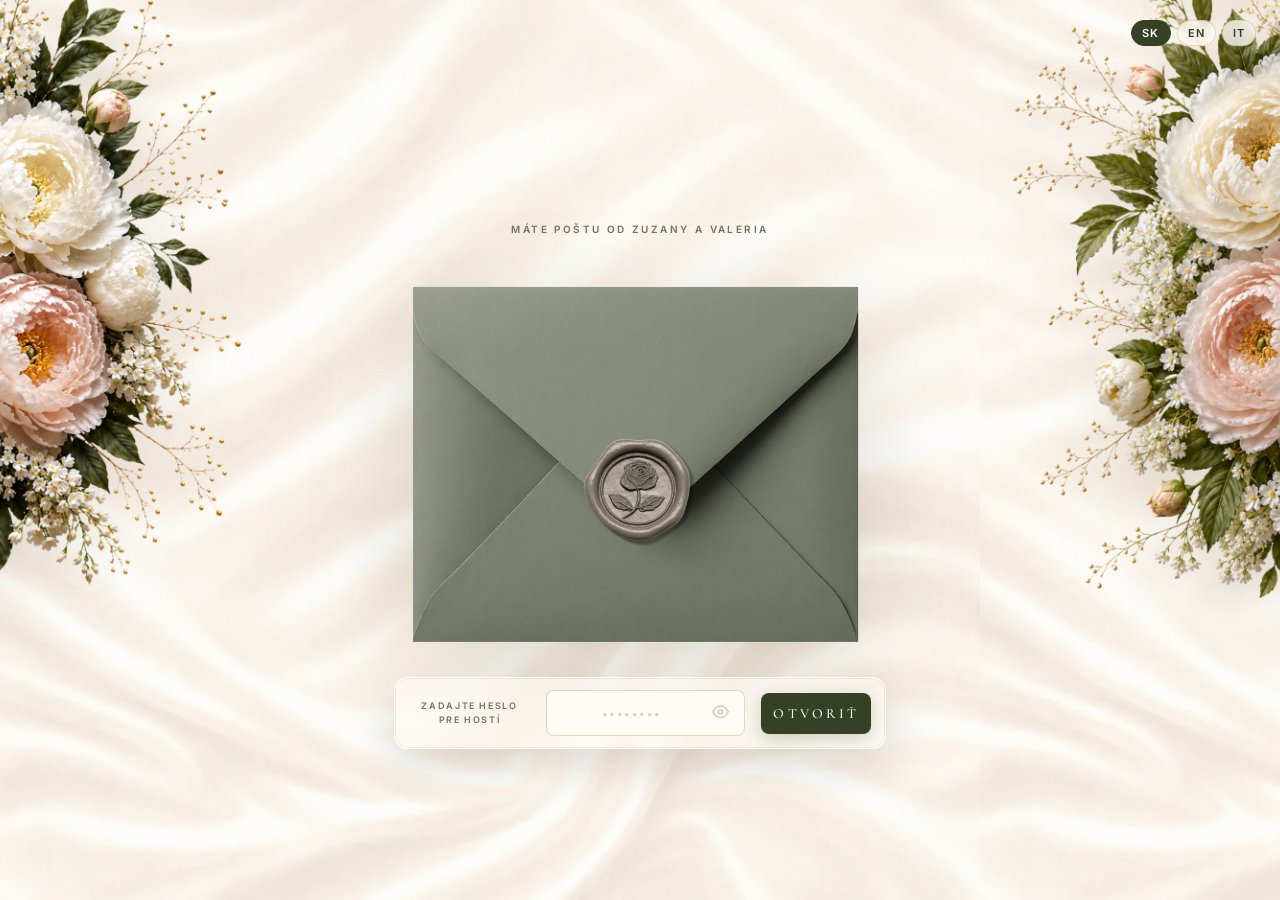
<file: index.html>
<!DOCTYPE html>
<html lang="sk">
<head>
  <meta charset="UTF-8" />
  <meta name="viewport" content="width=device-width, initial-scale=1.0" />
  <title>Z &amp; V · Wedding</title>
  <link rel="preload" as="image" href="assets/envelope-close.png">
  <link rel="preload" as="image" href="assets/envelope-open.png">
  <link rel="preload" as="image" href="assets/silk-bg.webp">

  <link rel="preconnect" href="https://fonts.googleapis.com">
  <link rel="preconnect" href="https://fonts.gstatic.com" crossorigin>
  <link href="https://fonts.googleapis.com/css2?family=Cormorant+Garamond:ital,wght@0,300;0,400;0,500;0,600;1,300;1,400&family=Great+Vibes&family=Inter:wght@300;400;500;600&display=swap" rel="stylesheet">
  <style>
    :root {
      --olive-dark: #344124;
      --olive:      #4d5f35;
      --gold:       #b88a38;
      --gold-light: #d4a84b;
      --muted:      #766f62;
      --ink:        #202018;
      --bg:         #fbf6ed;
      --cream:      rgba(255,252,246,0.92);
    }
    *, *::before, *::after { box-sizing: border-box; margin: 0; padding: 0; }
    html, body {
      height: 100%;
      font-family: "Cormorant Garamond", serif;
      background: var(--bg);
      color: var(--ink);
      overflow: hidden;
    }

    .gate-bg {
      position: fixed; inset: 0; z-index: 0;
      background-image:
        linear-gradient(180deg, rgba(255,252,246,.20), rgba(251,246,237,.16)),
        url("assets/silk-bg.webp");
      background-repeat: repeat;
      background-size: auto, 980px 980px;
    }

    .flower {
      position: fixed; top: -70px; width: min(42vw, 620px);
      height: auto; pointer-events: none; z-index: 1;
      filter: drop-shadow(0 18px 26px rgba(72,55,34,.10));
    }
    .flower-left  { left: max(-130px, -6vw); }
    .flower-right { right: max(-130px, -6vw); }

    .flower-mobile {
      display: none;
      position: fixed;
      inset: 0;
      width: 100%;
      height: 100%;
      object-fit: cover;
      object-position: center top;
      pointer-events: none;
      z-index: 1;
      filter: drop-shadow(0 14px 24px rgba(72,55,34,.10));
    }

    /* ── LANG ── */
    .lang-switch {
      position: fixed; top: 20px; right: 24px; z-index: 20;
      display: flex; gap: 6px;
    }
    .lang-switch button {
      border: 1px solid rgba(184,138,56,.28);
      background: rgba(255,252,246,.78); backdrop-filter: blur(6px);
      padding: 5px 10px; font-family: "Inter", sans-serif;
      font-size: 11px; font-weight: 600; letter-spacing: .10em;
      color: var(--olive-dark); cursor: pointer; border-radius: 999px;
      transition: background .2s, color .2s;
    }
    .lang-switch button.active { background: var(--olive-dark); color: #fff; border-color: var(--olive-dark); }

    /* ── MAIN WRAP ── */
    .gate-wrap {
      position: relative; z-index: 2;
      min-height: 100vh;
      display: flex;
      flex-direction: column;
      align-items: center;
      justify-content: center;
      padding: 20px;
    }

    /* ── KICKER ── */
    .gate-kicker {
      font-family: "Inter", sans-serif; font-size: 10px; font-weight: 600;
      letter-spacing: .24em; text-transform: uppercase; color: var(--muted);
      margin-bottom: 10px;
      transition: opacity .6s, transform .6s;
    }

    /* ── ENVELOPE SCENE ── */
    .env-scene {
      position: relative;
      width: min(86vw, 600px);
      /* natural height from envelope aspect ratio ~0.72 */
      animation: floatEnvelope 5s ease-in-out infinite;
      transition: transform .6s ease;
    }
    @keyframes floatEnvelope {
      0%, 100% { transform: translateY(0px); }
      50%       { transform: translateY(-10px); }
    }

    .env-imgs {
      position: relative;
      width: 100%;
      padding-bottom: 72%; /* aspect ratio */
    }
    .env-img {
      position: absolute; inset: 0;
      width: 100%; height: 100%;
      object-fit: contain;
      filter: drop-shadow(0 28px 50px rgba(80,60,30,.18));
      transition: opacity 1s ease, transform 1.2s cubic-bezier(.2,.72,.2,1);
      pointer-events: none;
      user-select: none;
    }
    .env-closed { opacity: 1; z-index: 3; }
    .env-open   { opacity: 0; z-index: 2; }
    .env-open {
      transform: scale(1.35);
    }

    /* ── PASSWORD PANEL ── */
    /* Variant 3: transparent card placed under the envelope */
    .env-password {
      position: absolute;
      top: 100%;
      left: 50%;
      transform: translateX(-50%);
      width: min(82%, 520px);
      z-index: 10;

      display: grid;
      grid-template-columns: 1fr 1.65fr .82fr;
      align-items: center;
      gap: 16px;

      background: rgba(255,252,246,0.58);
      border: 1px solid rgba(255,255,255,.76);
      border-radius: 14px;
      box-shadow:
        0 18px 42px rgba(55,44,27,.14),
        0 0 0 1px rgba(184,138,56,.14) inset;
      backdrop-filter: blur(12px);
      -webkit-backdrop-filter: blur(12px);
      padding: 12px 14px;
      text-align: center;

      transition: opacity .5s ease, transform .5s ease;
    }

    .env-password-label {
      font-family: "Inter", sans-serif;
      font-size: 9px; font-weight: 600;
      letter-spacing: .18em; text-transform: uppercase;
      color: var(--muted); display: block;
      line-height: 1.55;
      margin: 0;
    }

    .input-row {
      position: relative;
      display: flex;
      align-items: center;
      min-width: 0;
    }

    .gate-input {
      width: 100%;
      flex: 1;
      padding: 11px 42px 11px 14px;
      font-family: "Cormorant Garamond", serif;
      font-size: 18px; font-weight: 400;
      letter-spacing: .18em; color: var(--olive-dark);
      background: rgba(255,252,246,.96);
      border: 1px solid rgba(184,138,56,.32);
      border-radius: 8px; outline: none; text-align: center;
      transition: border-color .2s, box-shadow .2s;
    }
    .gate-input:focus {
      border-color: rgba(184,138,56,.65);
      box-shadow: 0 0 0 3px rgba(184,138,56,.09);
    }
    .gate-input::placeholder { color: rgba(118,111,98,.30); letter-spacing: .08em; }

    .eye-btn {
      position: absolute;
      right: 10px;
      top: 50%;
      transform: translateY(-50%);
      background: transparent;
      border: none;
      cursor: pointer;
      color: var(--muted);
      opacity: .45;
      padding: 6px;
      flex-shrink: 0;
      transition: opacity .2s;
      line-height: 1;
      z-index: 2;
    }
    .eye-btn:hover { opacity: .85; }

    .gate-submit {
      width: 100%; margin-top: 0;
      padding: 12px;
      font-family: "Cormorant Garamond", serif;
      font-size: 14px; font-weight: 500; letter-spacing: .22em;
      text-transform: uppercase; color: #fff;
      background: var(--olive-dark); border: none; border-radius: 8px;
      cursor: pointer;
      box-shadow: 0 5px 18px rgba(52,65,36,.24);
      transition: background .2s, transform .15s;
    }
    .gate-submit:hover { background: var(--olive); transform: translateY(-1px); }
    .gate-submit:active { transform: translateY(0); }

    .gate-error {
      position: absolute;
      left: 50%;
      top: calc(100% + 8px);
      transform: translateX(-50%);
      width: 100%;
      font-family: "Inter", sans-serif; font-size: 10px;
      letter-spacing: .06em; color: #a8473a;
      min-height: 14px; margin-top: 0;
      opacity: 0; transition: opacity .25s;
    }
    .gate-error.visible { opacity: 1; }

    /* ── TITLE below envelope (Great Vibes) ── */
    .gate-title {
      font-family: "Great Vibes", cursive;
      font-size: clamp(2.6rem, 5.5vw, 4.2rem);
      font-weight: 400; color: var(--ink);
      line-height: .9;
      text-shadow: 0 2px 14px rgba(255,255,255,.30);
      margin-top: 22px;
      transition: opacity .6s, transform .6s;
    }

    /* ── OPENING STATES ── */
    body.opening .env-scene   { animation: none; }
    body.opening .env-closed  { opacity: 0; transform: scale(1.03); }
    body.opening .env-open    { opacity: 1; transform: scale(1.03); }
    body.opening .env-password { opacity: 0; transform: translateX(-50%) translateY(10px); }
    body.opening .gate-kicker,
    body.opening .gate-title  { opacity: 0; transform: translateY(-10px); }

    /* Soft glow */
    .soft-glow {
      position: fixed; inset: 0; z-index: 10; pointer-events: none; opacity: 0;
      background: radial-gradient(circle at 50% 46%,
        rgba(255,244,232,.72) 0%, rgba(255,244,232,.38) 30%,
        rgba(255,244,232,.08) 55%, rgba(255,244,232,0) 72%);
      filter: blur(22px); transition: opacity 1.2s ease;
    }
    body.opening .soft-glow { opacity: 1; }
    body.opened  .soft-glow { opacity: 0; }

    /* Sparkles */
    .sparkles { position: fixed; inset: 0; z-index: 11; pointer-events: none; }
    .spark {
      position: absolute; width: 6px; height: 6px; border-radius: 50%;
      background: rgba(255,248,240,.95);
      box-shadow: 0 0 10px rgba(255,255,255,.9), 0 0 18px rgba(255,244,232,.7);
      opacity: 0; transform: scale(.6);
    }
    body.opening .spark { animation: sparkleFloat 1.8s ease forwards; }
    .s1{top:22%;left:32%;animation-delay:.05s} .s2{top:28%;left:64%;animation-delay:.18s}
    .s3{top:40%;left:24%;animation-delay:.30s} .s4{top:44%;left:74%;animation-delay:.42s}
    .s5{top:56%;left:42%;animation-delay:.56s} .s6{top:62%;left:60%;animation-delay:.70s}
    @keyframes sparkleFloat {
      0%   { opacity:0;   transform:translateY(10px) scale(.4); }
      20%  { opacity:.95; transform:translateY(0) scale(1); }
      60%  { opacity:.75; transform:translateY(-14px) scale(.9); }
      100% { opacity:0;   transform:translateY(-28px) scale(.4); }
    }

    @keyframes shake {
      0%,100% { transform:translateX(0); }
      20%     { transform:translateX(-7px); }
      40%     { transform:translateX(7px); }
      60%     { transform:translateX(-5px); }
      80%     { transform:translateX(5px); }
    }
    .gate-input.shake { animation:shake .38s ease; border-color:rgba(168,71,58,.55)!important; }

    /* ── MOBILE ── */
    @media (max-width: 600px) {
      html, body { overflow: hidden; }

      .gate-bg {
        background-image:
          linear-gradient(180deg, rgba(255,252,246,.22), rgba(251,246,237,.18)),
          url("assets/silk-bg-mobile.webp"),
          url("assets/silk-bg.webp");
        background-repeat: no-repeat, no-repeat, repeat;
        background-size: cover, cover, 720px 720px;
        background-position: center top, center top, center;
      }

      .flower { display: none; }
      .flower-mobile {
        display: block;
        object-fit: cover;
        object-position: center top;
      }

      .lang-switch { top: 14px; right: 14px; }
      .gate-wrap { justify-content: center; padding: 18px 14px 64px; }
      .env-scene { width: min(94vw, 400px); }

      .env-password {
        top: 108%;
        width: min(92vw, 340px);
        grid-template-columns: 1fr;
        gap: 8px;
        padding: 14px 14px 13px;
        background: rgba(255,252,246,0.70);
        border-radius: 14px;
      }
      .env-password-label { font-size: 8px; letter-spacing: .20em; }
      .gate-input { font-size: 16px; padding: 10px 10px; letter-spacing: .12em; }
      .gate-submit { padding: 11px; font-size: 13px; }
      .gate-title { font-size: 2.4rem; margin-top: 16px; }
      .gate-kicker { font-size: 9px; margin-bottom: 8px; }
    }

    @media (max-width: 380px) {
      .env-scene { width: 96vw; }
      .env-password { width: 90vw; padding: 12px 12px 11px; }
      .flower-mobile { object-position: center top; }
    }
  </style>
</head>
<body>
  <div class="gate-bg"></div>
  <img class="flower-mobile" src="assets/mobile-hero-flowers.png" alt="" aria-hidden="true" loading="eager" fetchpriority="high" decoding="async">
  <img class="flower flower-left"  src="assets/floral-top-left.png"  alt="" aria-hidden="true" loading="eager" fetchpriority="high" decoding="async">
  <img class="flower flower-right" src="assets/floral-top-right.png" alt="" aria-hidden="true" loading="eager" fetchpriority="high" decoding="async">

  <div class="soft-glow"></div>
  <div class="sparkles" aria-hidden="true">
    <div class="spark s1"></div><div class="spark s2"></div>
    <div class="spark s3"></div><div class="spark s4"></div>
    <div class="spark s5"></div><div class="spark s6"></div>
  </div>

  <div class="lang-switch">
    <button type="button" data-lang="sk" class="active">SK</button>
    <button type="button" data-lang="en">EN</button>
    <button type="button" data-lang="it">IT</button>
  </div>

  <div class="gate-wrap">

    <p class="gate-kicker" id="gateKicker">Máte poštu od Zuzany a Valeria</p>

    <!-- Envelope with password card overlaid at bottom -->
    <div class="env-scene" id="envScene">

      <div class="env-imgs">
        <img class="env-img env-closed" id="envClosed" src="assets/envelope-close.png" alt="" loading="eager" fetchpriority="high" decoding="async">
        <img class="env-img env-open"   id="envOpen"   src="assets/envelope-open.png"  alt="" loading="eager" fetchpriority="high" decoding="async">
      </div>

      <!-- Password floats over the envelope bottom half -->
      <div class="env-password" id="envPassword">
        <span class="env-password-label" id="passLabel">Zadajte heslo pre hostí</span>

        <div class="input-row">
          <input class="gate-input" id="gateInput" type="password"
                 placeholder="••••••••" autocomplete="off" spellcheck="false">
          <button class="eye-btn" id="eyeBtn" type="button" aria-label="Zobraziť heslo">
            <svg width="17" height="17" viewBox="0 0 24 24" fill="none"
                 stroke="currentColor" stroke-width="1.6" stroke-linecap="round" stroke-linejoin="round">
              <path d="M1 12s4-8 11-8 11 8 11 8-4 8-11 8-11-8-11-8Z"/>
              <circle cx="12" cy="12" r="3"/>
              <line id="eyeSlash" x1="3" y1="3" x2="21" y2="21"
                    stroke-dasharray="26" stroke-dashoffset="26"
                    style="transition:stroke-dashoffset .25s"/>
            </svg>
          </button>
        </div>

        <button class="gate-submit" id="gateSubmit" type="button">Otvoriť</button>
        <p class="gate-error" id="gateError">Nesprávne heslo. Skúste znova.</p>
      </div>

    </div>

    

  </div>

  <script>
    const PASSWORD  = "rimini2026";
    const MAIN_PAGE = "main.html";

    const body       = document.body;
    const gateInput  = document.getElementById("gateInput");
    const gateSubmit = document.getElementById("gateSubmit");
    const gateError  = document.getElementById("gateError");
    const eyeBtn     = document.getElementById("eyeBtn");
    const eyeSlash   = document.getElementById("eyeSlash");

    let opening = false;

    const tr = {
      sk: { kicker:"Máte poštu od Zuzany a Valeria", label:"Zadajte heslo pre hostí", submit:"Otvoriť", error:"Nesprávne heslo. Skúste znova." },
      en: { kicker:"You have mail from Zuzana and Valerio", label:"Enter guest password",  submit:"Open",  error:"Wrong password. Please try again." },
      it: { kicker:"Hai posta da Zuzana e Valerio", label:"Inserisci la password",       submit:"Apri",  error:"Password errata. Riprova." },
    };
    let lang = "sk";

    function setLang(l) {
      lang = l;
      document.getElementById("gateKicker").textContent = tr[l].kicker;
      document.getElementById("passLabel").textContent  = tr[l].label;
      gateSubmit.textContent = tr[l].submit;
      document.querySelectorAll(".lang-switch button")
        .forEach(b => b.classList.toggle("active", b.dataset.lang === l));
    }
    document.querySelectorAll(".lang-switch button")
      .forEach(b => b.addEventListener("click", () => setLang(b.dataset.lang)));

    let eyeVisible = false;
    eyeBtn.addEventListener("click", () => {
      eyeVisible = !eyeVisible;
      gateInput.type = eyeVisible ? "text" : "password";
      eyeSlash.style.strokeDashoffset = eyeVisible ? "0" : "26";
    });

    function attempt() {
      if (opening) return;
      const val = gateInput.value.trim();

      if (val === PASSWORD) {
        opening = true;
        gateError.classList.remove("visible");
        gateSubmit.textContent = "✓";
        body.classList.add("opening");
        setTimeout(() => {
          body.classList.add("opened");
          setTimeout(() => { window.location.href = MAIN_PAGE; }, 500);
        }, 1900);
      } else {
        gateInput.classList.remove("shake");
        void gateInput.offsetWidth;
        gateInput.classList.add("shake");
        gateError.textContent = tr[lang].error;
        gateError.classList.add("visible");
        gateInput.value = "";
        gateInput.focus();
        setTimeout(() => gateInput.classList.remove("shake"), 420);
        setTimeout(() => gateError.classList.remove("visible"), 3200);
      }
    }

    gateSubmit.addEventListener("click", attempt);
    gateInput.addEventListener("keydown", e => {
      if (e.key === "Enter") attempt();
      if (e.key !== "Enter") gateError.classList.remove("visible");
    });
  </script>
</body>
</html>
</file>
